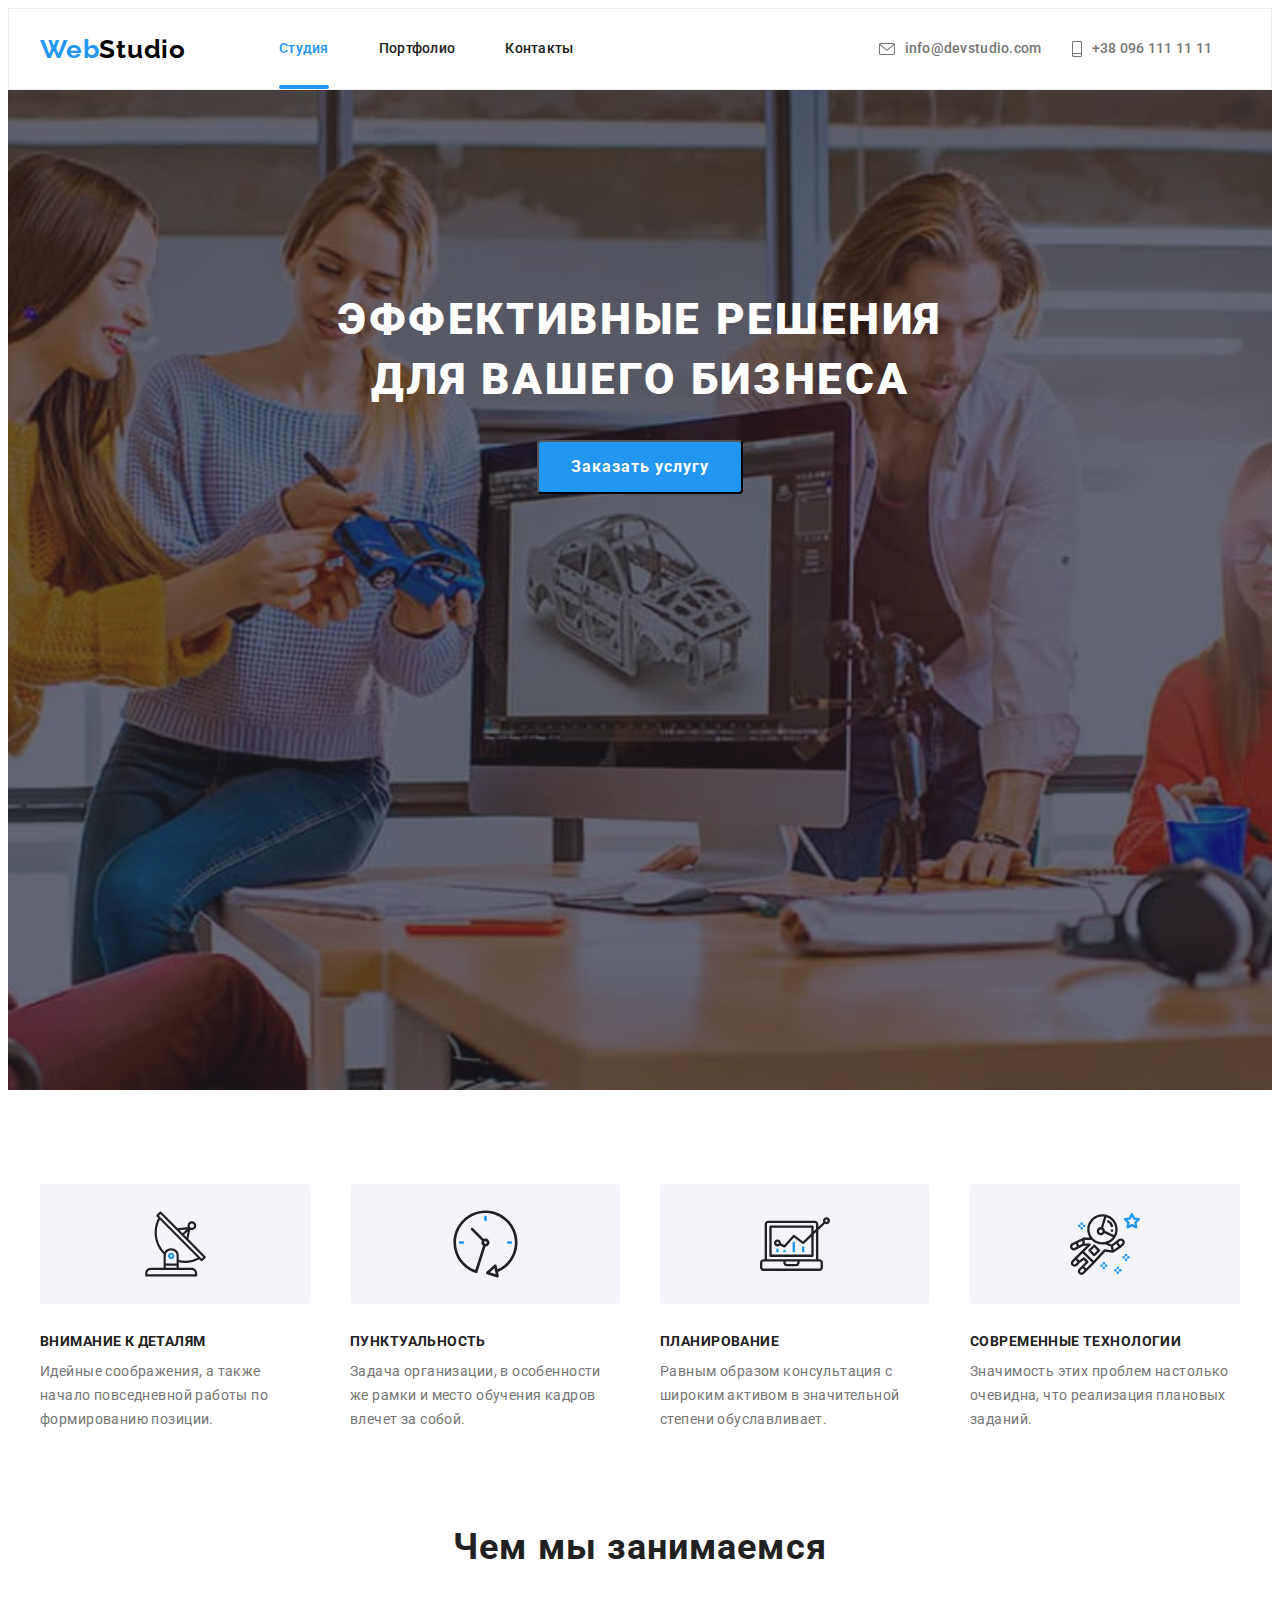
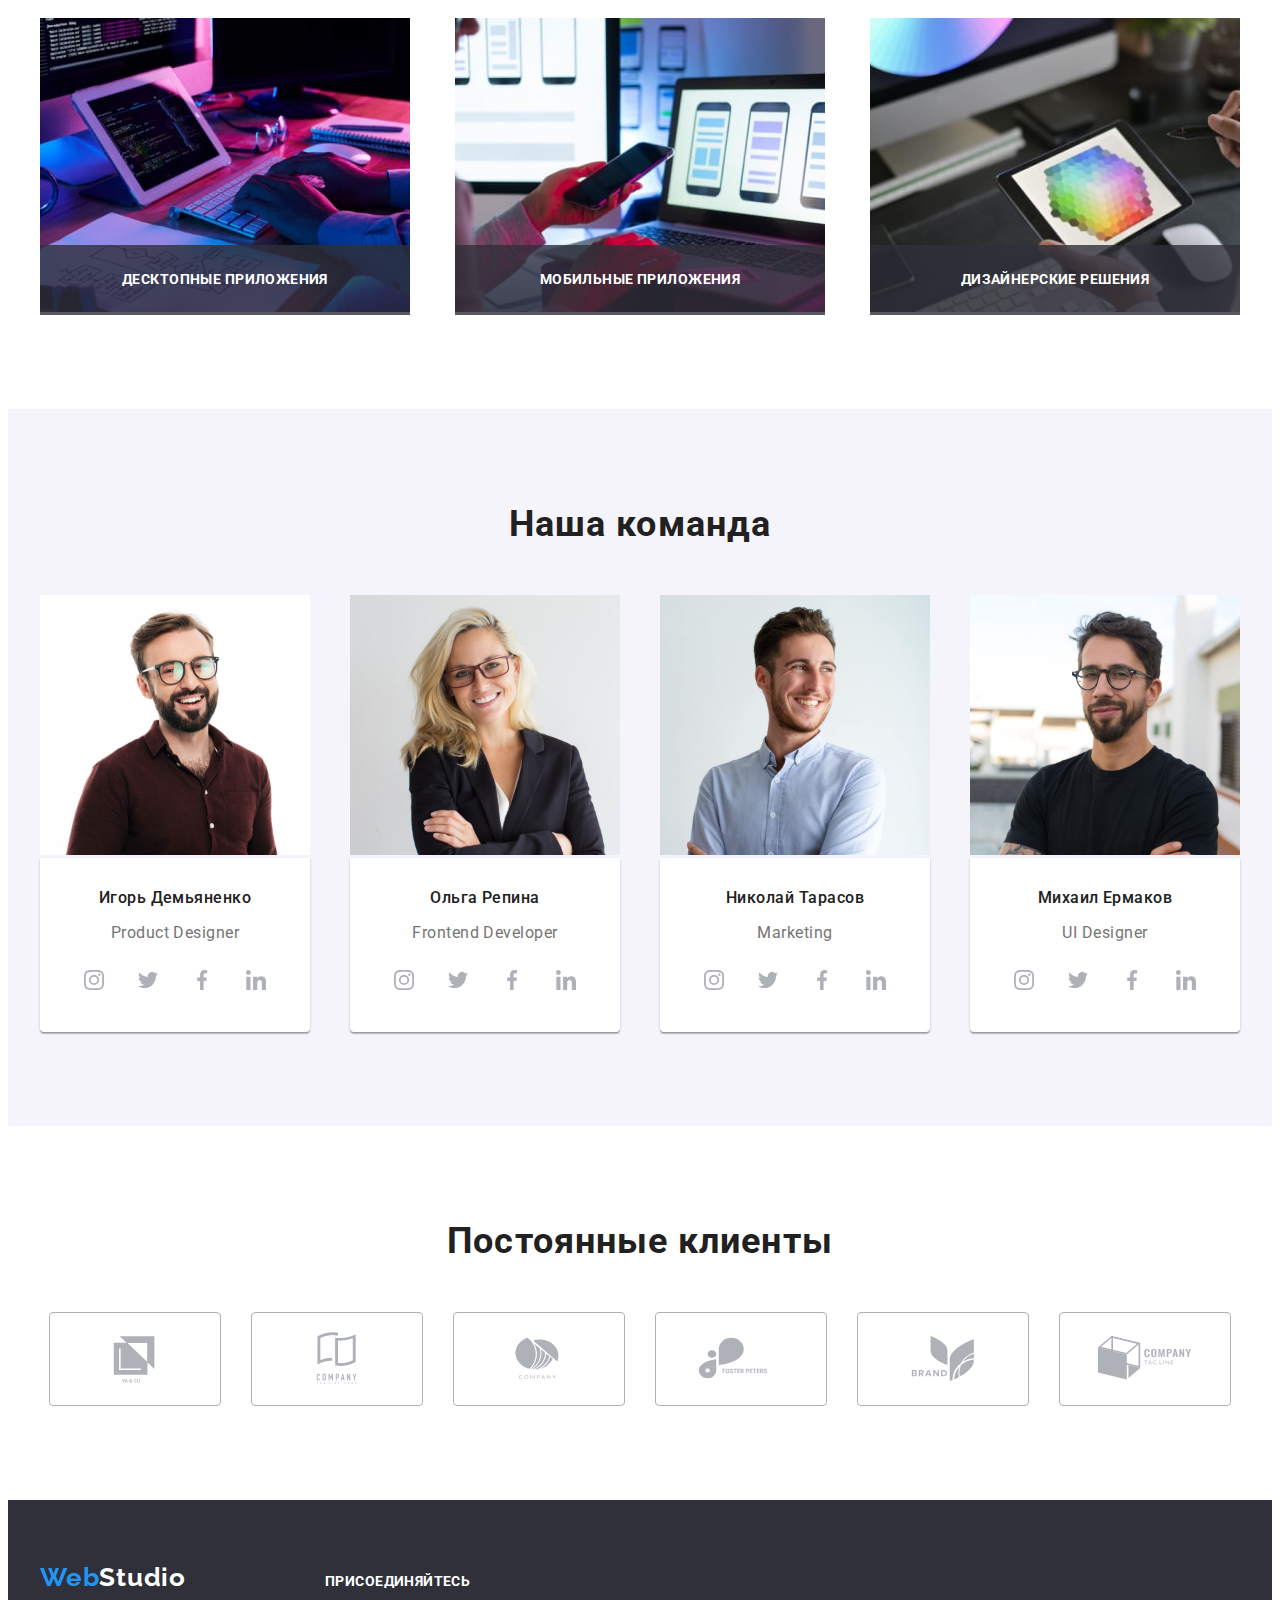
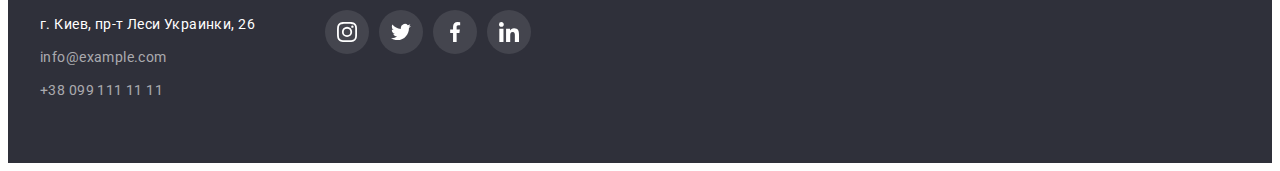
<file: index.html>
<!DOCTYPE html>
<html lang="ru">

<head>
  <meta charset="UTF-8" />
  <meta http-equiv="X-UA-Compatible" content="IE=edge" />
  <meta name="viewport" content="width=device-width, initial-scale=1.0" />
  <link rel="preconnect" href="https://fonts.googleapis.com">
  <link rel="preconnect" href="https://fonts.gstatic.com" crossorigin>
  <link href="https://fonts.googleapis.com/css2?family=Raleway:wght@700&family=Roboto:wght@400;500;700;900&display=swap"
    rel="stylesheet">
  <title>Студия</title>
  <link rel="stylesheet" href="https://cdnjs.cloudflare.com/ajax/libs/modern-normalize/1.1.0/modern-normalize.min.css"
    integrity="sha512-wpPYUAdjBVSE4KJnH1VR1HeZfpl1ub8YT/NKx4PuQ5NmX2tKuGu6U/JRp5y+Y8XG2tV+wKQpNHVUX03MfMFn9Q=="
    crossorigin="anonymous" referrerpolicy="no-referrer" />
  <link rel="stylesheet" href="./css/styles.css" />
</head>

<body>

  <header class="header">
    <div class="container main-nav">
      <nav class="header-nav">
        <a class="header-logo link" href="/">Web<span class="logo-black">Studio</span></a>

        <ul class="header-list list">
          <li class="header-item"><a href="./index.html" class="header-link link current">Студия</a></li>
          <li class="header-item"><a href="./portfolio.html" class="header-link link">Портфолио</a></li>
          <li class="header-item"><a href="#" class="header-link link">Контакты</a></li>
        </ul>
      </nav>
      <ul class="header-two-link list">
        <li>

          <a class="header-mailto link" href="mailto:info@devstudio.com">
            <svg class="mailto-icon" width="16" height="12">
              <use href="./images/symbol-defs-tel.svg#envelope-hover-1"></use>
            </svg>
            info@devstudio.com
          </a>
        </li>
        <li>
          <a class="header-tel link" href="tel:+380961111111">
            <svg class="tel-icon" width="10" height="16">
              <use href="./images/symbol-defs-tel.svg#smartphone-hover-1"></use>
            </svg>
            +38 096 111 11 11
          </a>
        </li>
      </ul>
    </div>
  </header>

  <main>
    <section class="hero">
      <h1 class="hero-title">Эффективные решения <br> для вашего бизнеса</h1>
      <button type="button" class="hero-btn" data-modal-open>Заказать услугу</button>
    </section>

    <section class="about section">
      <div class="container">
        <h2 class="visually-hidden">Наши преимущества</h2>
        <ul class="about-list list">
          <li class="about-item">
            <div class="about-icon">
              <svg class="" width="65" height="70">
                <use href="./images/symbol-defs-icon.svg#antenna-11"></use>
              </svg>
            </div>

            <h3 class="about-topic">Внимание к деталям</h3>
            <p class="about-title">
              Идейные соображения, а также начало повседневной работы по
              формированию позиции.
            </p>
          </li>
          <li class="about-item">
            <div class="about-icon">
              <svg class="" width="67" height="70">
                <use href="./images/symbol-defs-icon.svg#clock-11"></use>
              </svg>
            </div>
            <h3 class="about-topic">Пунктуальность</h3>
            <p class="about-title">
              Задача организации, в особенности же рамки и место обучения кадров
              влечет за собой.
            </p>
          </li>
          <li class="about-item">
            <div class="about-icon">
              <svg class="" width="70" height="70">
                <use href="./images/symbol-defs-icon.svg#diagram-11"></use>
              </svg>
            </div>
            <h3 class="about-topic">Планирование</h3>
            <p class="about-title">
              Равным образом консультация с широким активом в значительной
              степени обуславливает.
            </p>
          </li>
          <li class="about-item">
            <div class="about-icon">
              <svg class="" width="70" height="70">
                <use href="./images/symbol-defs-icon.svg#astronaut-11"></use>
              </svg>
            </div>
            <h3 class="about-topic">Современные технологии</h3>
            <p class="about-title">
              Значимость этих проблем настолько очевидна, что реализация
              плановых заданий.
            </p>
          </li>
        </ul>
      </div>
    </section>
    <section class="picture section">
      <div class="container">
        <h2 class="picture-title">Чем мы занимаемся</h2>
        <ul class="picture-list list">
          <li class="picture-item">
            <img src="./images/img-min.jpg" alt="работа за компьютером" width="370"/>
            <p class="picture-img-text">Десктопные приложения</p>
          </li>
          <li class="picture-item">
            <img src="./images/img1-min.jpg" alt="работа с мобильным телефоном за компьютером" width="370"/>
            <p class="picture-img-text">Мобильные приложения</p>
          </li>
          <li class="picture-item">
            <img src="./images/img2-min.jpg" alt="работа с планшетом" width="370"/>
            <p class="picture-img-text">Дизайнерские решения</p>
          </li>
        </ul>
      </div>
    </section>
    <section class="team section">
      <div class="container">
        <h2 class="team-title">Наша команда</h2>
        <ul class="team-list list">
          <li class="team-item">
            <figure class="team-item-foto">
              <img src="./images/img-p.jpg" alt="Игорь Демьяненко" width="270" />
              <figcaption class="team-foto">
                <h3 class="team-name">Игорь Демьяненко</h3>
                <p class="team-prof" lang="en">Product Designer</p>
                <ul class="team-icon list">
                  <li class="team-icon-big">
                    <a href="" class="team-icon-link link">
                      <svg class="team-icon-small" width="20" height="20">
                        <use href="./images/symbol-defs.svg#instagram"></use>
                      </svg>
                    </a>
                  </li>
                  <li class="team-icon-big">
                    <a href="" class="team-icon-link link">
                      <svg class="team-icon-small" width="20" height="20">
                        <use href="./images/symbol-defs.svg#twitter"></use>
                      </svg>
                    </a>
                  </li>
                  <li class="team-icon-big">
                    <a href="" class="team-icon-link link">
                      <svg class="team-icon-small" width="20" height="20">
                        <use href="./images/symbol-defs.svg#facebook"></use>
                      </svg>
                    </a>
                  </li>
                  <li class="team-icon-big">
                    <a href="" class="team-icon-link link">
                      <svg class="team-icon-small" width="20" height="20">
                        <use href="./images/symbol-defs.svg#linkedin"></use>
                      </svg>
                    </a>
                  </li>
                </ul>
              </figcaption>
            </figure>
          </li>
          <li class="team-item">
            <figure class="team-item-foto">
              <img src="./images/img-f.jpg" alt="Ольга Репина" width="270" />
              <figcaption class="team-foto">
                <h3 class="team-name">Ольга Репина</h3>
                <p class="team-prof" lang="en">Frontend Developer</p>
                <ul class="team-icon list">
                  <li class="team-icon-big">
                    <a href="" class="team-icon-link link">
                      <svg class="team-icon-small" width="20" height="20">
                        <use href="./images/symbol-defs.svg#instagram"></use>
                      </svg>
                    </a>
                  </li>
                  <li class="team-icon-big">
                    <a href="" class="team-icon-link link">
                      <svg class="team-icon-small" width="20" height="20">
                        <use href="./images/symbol-defs.svg#twitter"></use>
                      </svg>
                    </a>
                  </li>
                  <li class="team-icon-big">
                    <a href="" class="team-icon-link link">
                      <svg class="team-icon-small" width="20" height="20">
                        <use href="./images/symbol-defs.svg#facebook"></use>
                      </svg>
                    </a>
                  </li>
                  <li class="team-icon-big">
                    <a href="" class="team-icon-link link">
                      <svg class="team-icon-small" width="20" height="20">
                        <use href="./images/symbol-defs.svg#linkedin"></use>
                      </svg>
                    </a>
                  </li>
                </ul>
              </figcaption>
            </figure>
          </li>
          <li class="team-item">
            <figure class="team-item-foto">
              <img src="./images/img-m.jpg" alt="Николай Тарасов" width="270" />
              <figcaption class="team-foto">
                <h3 class="team-name">Николай Тарасов</h3>
                <p class="team-prof" lang="en">Marketing</p>
                <ul class="team-icon list">
                  <li class="team-icon-big">
                    <a href="" class="team-icon-link link">
                      <svg class="team-icon-small" width="20" height="20">
                        <use href="./images/symbol-defs.svg#instagram"></use>
                      </svg>
                    </a>
                  </li>
                  <li class="team-icon-big">
                    <a href="" class="team-icon-link link">
                      <svg class="team-icon-small" width="20" height="20">
                        <use href="./images/symbol-defs.svg#twitter"></use>
                      </svg>
                    </a>
                  </li>
                  <li class="team-icon-big">
                    <a href="" class="team-icon-link link">
                      <svg class="team-icon-small" width="20" height="20">
                        <use href="./images/symbol-defs.svg#facebook"></use>
                      </svg>
                    </a>
                  </li>
                  <li class="team-icon-big">
                    <a href="" class="team-icon-link link">
                      <svg class="team-icon-small" width="20" height="20">
                        <use href="./images/symbol-defs.svg#linkedin"></use>
                      </svg>
                    </a>
                  </li>
                </ul>
              </figcaption>
            </figure>
          </li>
          <li class="team-item">
            <figure class="team-item-foto">
              <img src="./images/img-u.jpg" alt="Михаил Ермаков" width="270" />
              <figcaption class="team-foto">
                <h3 class="team-name">Михаил Ермаков</h3>
                <p class="team-prof" lang="en">UI Designer</p>
                <ul class="team-icon list">
                  <li class="team-icon-big">
                    <a href="" class="team-icon-link link">
                      <svg class="team-icon-small" width="20" height="20">
                        <use href="./images/symbol-defs.svg#instagram"></use>
                      </svg>
                    </a>
                  </li>
                  <li class="team-icon-big">
                    <a href="" class="team-icon-link link">
                      <svg class="team-icon-small" width="20" height="20">
                        <use href="./images/symbol-defs.svg#twitter"></use>
                      </svg>
                    </a>
                  </li>
                  <li class="team-icon-big">
                    <a href="" class="team-icon-link link">
                      <svg class="team-icon-small" width="20" height="20">
                        <use href="./images/symbol-defs.svg#facebook"></use>
                      </svg>
                    </a>
                  </li>
                  <li class="team-icon-big">
                    <a href="" class="team-icon-link link">
                      <svg class="team-icon-small" width="20" height="20">
                        <use href="./images/symbol-defs.svg#linkedin"></use>
                      </svg>
                    </a>
                  </li>
                </ul>
              </figcaption>
            </figure>
          </li>
        </ul>
      </div>
    </section>
    <section class="regular">
      <div class="container">
        <h2 class="team-title">Постоянные клиенты</h2>
        <ul class="regular-list list">
          <li class="clients">
            <a href="" class="regular-icon-link link">
              <svg class="team-icon-small" width="106" height="60">
                <use href="./images/symbol-defs-clients.svg#Logo1"></use>
              </svg>
            </a>
          </li>
          <li class="clients">
            <a href="" class="regular-icon-link link">
              <svg class="team-icon-small" width="106" height="60">
                <use href="./images/symbol-defs-clients.svg#Logo2"></use>
              </svg>
            </a>
          </li>
          <li class="clients">
            <a href="" class="regular-icon-link link">
              <svg class="team-icon-small" width="106" height="60">
                <use href="./images/symbol-defs-clients.svg#Logo3"></use>
              </svg>
            </a>
          </li>
          <li class="clients">
            <a href="" class="regular-icon-link link">
              <svg class="team-icon-small" width="106" height="60">
                <use href="./images/symbol-defs-clients.svg#Logo4"></use>
              </svg>
            </a>
          </li>
          <li class="clients">
            <a href="" class="regular-icon-link link">
              <svg class="team-icon-small" width="106" height="60">
                <use href="./images/symbol-defs-clients.svg#Logo5"></use>
              </svg>
            </a>
          </li>
          <li class="clients">
            <a href="" class="regular-icon-link link">
              <svg class="team-icon-small" width="106" height="60">
                <use href="./images/symbol-defs-clients.svg#Logo6"></use>
              </svg>
            </a>
          </li>
        </ul>
      </div>
    </section>
  </main>

  <footer class="footer">
    <div class="container">
      <div class="footer-contact">
        <a class="footer-logo link" href="/">Web<span class="logo-white">Studio</span></a>
        <address id="контакты" class="footer-address">
          <ul class="footer-list list">
            <li>
              <a class="footer-map link" href="https://goo.gl/maps/TcgmR4wKd2KzDb7y6" target="_blank"
                rel="noopener nofollow noreferrer">
                г. Киев, пр-т Леси Украинки, 26</a>
            </li>
            <li>
              <a class="footer-mailto link" href="mailto:info@example.com">info@example.com</a>
            </li>
            <li>
              <a class="footer-tel link" href="tel:+380991111111">+38 099 111 11 11</a>
            </li>
          </ul>
        </address>
      </div>
      <div class="footer-slogan">
        <h3 class="footer-topic">
          Присоединяйтесь
        </h3>
        <ul class="footer-icon list">
          <li class="footer-icon-big">
            <a href="" class="footer-icon-link link">
              <svg class="footer-icon-small" width="20" height="20">
                <use href="./images/symbol-defs.svg#instagram"></use>
              </svg>
            </a>
          </li>
          <li class="footer-icon-big">
            <a href="" class="footer-icon-link link">
              <svg class="footer-icon-small" width="20" height="20">
                <use href="./images/symbol-defs.svg#twitter"></use>
              </svg>
            </a>
          </li>
          <li class="footer-icon-big">
            <a href="" class="footer-icon-link link">
              <svg class="footer-icon-small" width="20" height="20">
                <use href="./images/symbol-defs.svg#facebook"></use>
              </svg>
            </a>
          </li>
          <li class="footer-icon-big">
            <a href="" class="footer-icon-link link">
              <svg class="footer-icon-small" width="20" height="20">
                <use href="./images/symbol-defs.svg#linkedin"></use>
              </svg>
            </a>
          </li>
        </ul>

      </div>

    </div>
  </footer>


  <div class="backdrop is-hidden" data-modal>
    <div class="modal">
      <p>
      
      </p>
      <button class=close data-modal-close>
        <svg class="modal-close" width="11" height="11">
                <use href="./images/symbol-defs-icon.svg#Vector-modal11"></use>
              </svg>
            </button>
    </div>
  </div>

  <script src="./js/modal.js"></script>

</body>

</html>
</file>
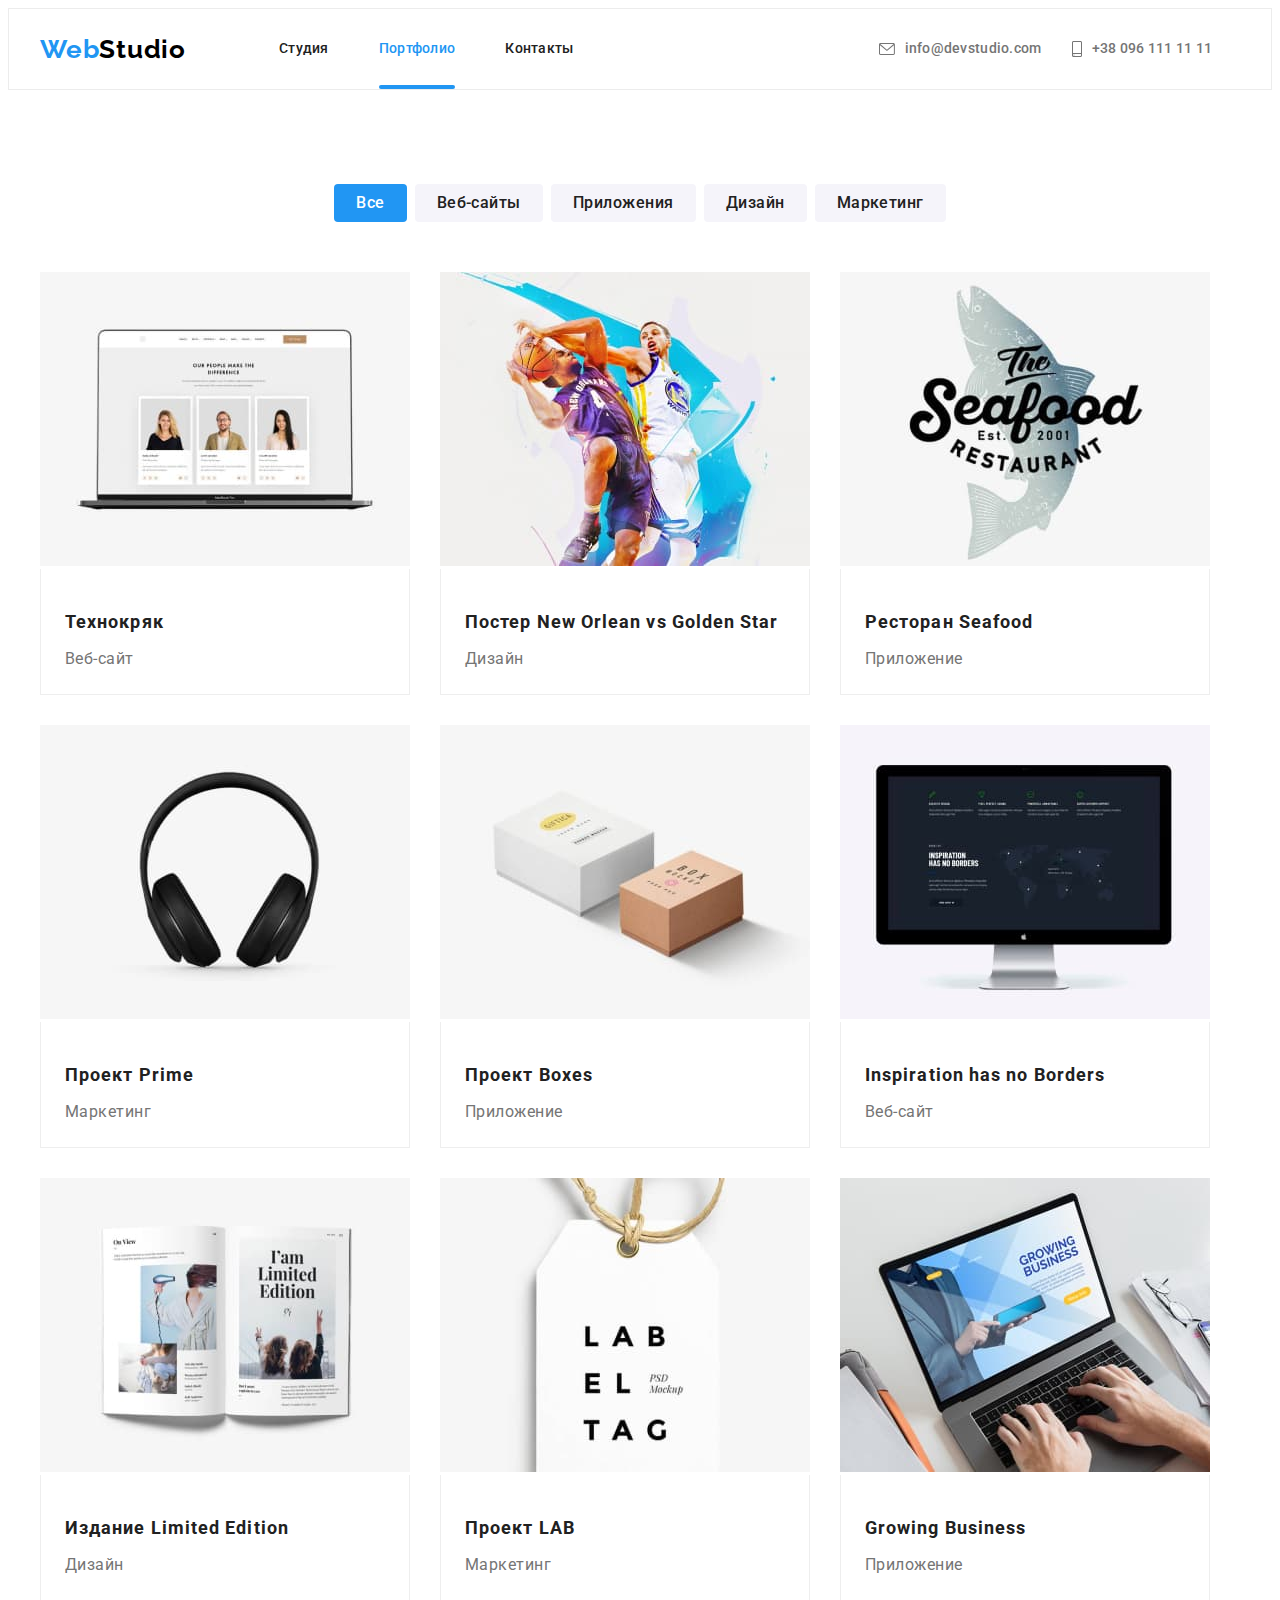
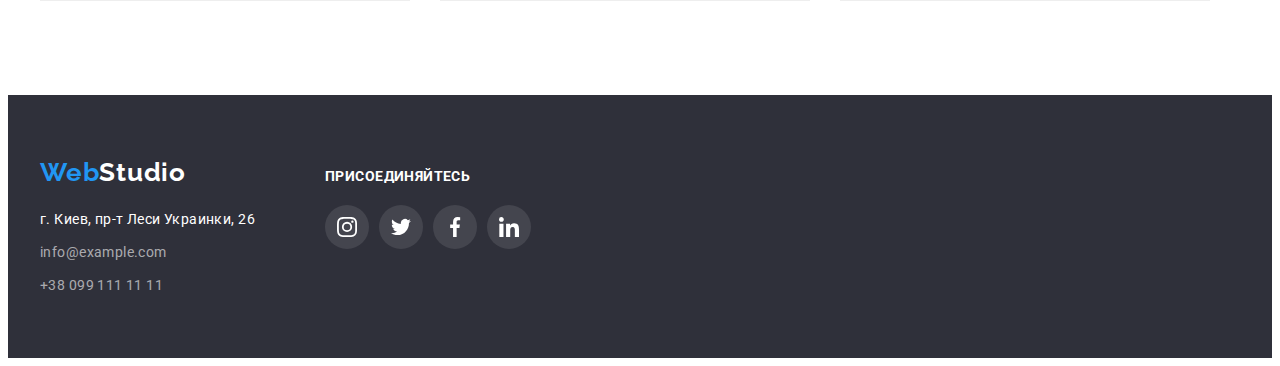
<file: portfolio.html>
<!DOCTYPE html>
<html lang="ru">

<head>
    <meta charset="UTF-8" />
    <meta http-equiv="X-UA-Compatible" content="IE=edge" />
    <meta name="viewport" content="width=device-width, initial-scale=1.0" />
    <link rel="preconnect" href="https://fonts.googleapis.com">
    <link rel="preconnect" href="https://fonts.gstatic.com" crossorigin>
    <link
        href="https://fonts.googleapis.com/css2?family=Raleway:wght@700&family=Roboto:wght@400;500;700;900&display=swap"
        rel="stylesheet">
    <title>Портфолио</title>
    <link rel="stylesheet" href="https://cdnjs.cloudflare.com/ajax/libs/modern-normalize/1.1.0/modern-normalize.min.css"
        integrity="sha512-wpPYUAdjBVSE4KJnH1VR1HeZfpl1ub8YT/NKx4PuQ5NmX2tKuGu6U/JRp5y+Y8XG2tV+wKQpNHVUX03MfMFn9Q=="
        crossorigin="anonymous" referrerpolicy="no-referrer" />
    <link rel="stylesheet" href="./css/styles.css" />

</head>

<body>
    <!------------------------------------------HEADER------------------------------------------->
    <header class="header">
        <div class="container main-nav">
            <nav class="header-nav">
                <a class="header-logo link" href="/">Web<span class="logo-black">Studio</span></a>

                <ul class="header-list list">
                    <li class="header-item"><a href="./index.html" class="header-link link">Студия</a></li>
                    <li class="header-item"><a href="./portfolio.html" class="header-link link current">Портфолио</a>
                    </li>
                    <li class="header-item"><a href="#" class="header-link link">Контакты</a></li>
                </ul>
            </nav>
            <ul class="header-two-link list">
                <li>
                    <a class="header-mailto link" href="mailto:info@devstudio.com">
                        <svg class="mailto-icon" width="16" height="12">
                            <use href="./images/symbol-defs-tel.svg#envelope-hover-1"></use>
                        </svg>
                        info@devstudio.com
                    </a>
                </li>
                <li>
                    <a class="header-tel link" href="tel:+380961111111">
                        <svg class="tel-icon" width="10" height="16">
                            <use href="./images/symbol-defs-tel.svg#smartphone-hover-1"></use>
                        </svg>
                        +38 096 111 11 11
                    </a>
                </li>
            </ul>
        </div>
    </header>
    <main>
        <!---------------------------------WORKS-------------------------------------------------->
        <section class="section">
            <div class="container">
                <ul class="works-list list">
                    <li class="work-btn"><button type="button" class="btn current">Все</button></li>
                    <li class="work-btn"><button type="button" class="btn">Веб-сайты</button></li>
                    <li class="work-btn"><button type="button" class="btn">Приложения</button></li>
                    <li class="work-btn"><button type="button" class="btn">Дизайн</button></li>
                    <li class="work-btn"><button type="button" class="btn">Маркетинг</button></li>
                </ul>

                <h1 class="visually-hidden">Наши работы</h1>
                <ul class="portfolio-list list">
                    <li class="portfolio-item">
                        <a class="portfolio-link link" href="">
                            <div class="portfolio-layer">
                                <img src="./images/img-s.jpg" alt="люди" width="370">
                                <p class="portfolio-layer-text list">
                                    Ресурс предлагает комплексные предложения с разным уровнем функционала и сервисов.
                                    Все это позволит посетителю получить
                                    исчерпывающие сведения о компании или частном лице.
                                </p>
                            </div>
                            <div class="portfolio-subtitle">
                                <h2 class="portfolio-title">Технокряк</h2>
                                <p class="portfolio-text">Веб-сайт</p>
                            </div>
                        </a>
                    </li>
                    <li class="portfolio-item">
                        <a class="portfolio-link link" href="">
                            <div class="portfolio-layer">
                                <img src="./images/img11.jpg" alt="два баскетболиста" width="370">
                                <p class="portfolio-layer-text list">
                                    Ресурс предлагает комплексные предложения с разным уровнем функционала и сервисов.
                                    Все это позволит посетителю
                                    получить
                                    исчерпывающие сведения о компании или частном лице.
                                </p>
                            </div>
                            <div class="portfolio-subtitle">
                                <h2 class="portfolio-title">Постер New Orlean vs Golden Star</h2>
                                <p class="portfolio-text">Дизайн</p>
                            </div>
                        </a>
                    </li>
                    <li class="portfolio-item">
                        <a class="portfolio-link link" href="">
                            <div class="portfolio-layer">
                                <img src="./images/img21.jpg" alt="реклама ресторана" width="370">
                                <p class="portfolio-layer-text list">
                                    Ресурс предлагает комплексные предложения с разным уровнем функционала и сервисов.
                                    Все это позволит посетителю
                                    получить
                                    исчерпывающие сведения о компании или частном лице.
                                </p>
                            </div>
                            <div class="portfolio-subtitle">
                                <h2 class="portfolio-title">Ресторан Seafood</h2>
                                <p class="portfolio-text">Приложение</p>
                            </div>
                        </a>
                    </li>
                    <li class="portfolio-item">
                        <a class="portfolio-link link" href="">
                            <div class="portfolio-layer">
                                <img src="./images/img31.jpg" alt="наушники" width="370">
                                <p class="portfolio-layer-text list">
                                    Ресурс предлагает комплексные предложения с разным уровнем функционала и сервисов.
                                    Все это позволит посетителю
                                    получить
                                    исчерпывающие сведения о компании или частном лице.
                                </p>
                            </div>
                            <div class="portfolio-subtitle">
                                <h2 class="portfolio-title">Проект Prime</h2>
                                <p class="portfolio-text">Маркетинг</p>
                            </div>
                        </a>
                    </li>
                    <li class="portfolio-item">
                        <a class="portfolio-link link" href="">
                            <div class="portfolio-layer">
                                <img src="./images/img41.jpg" alt="две коробки" width="370">
                                <p class="portfolio-layer-text list">
                                    Ресурс предлагает комплексные предложения с разным уровнем функционала и сервисов.
                                    Все это позволит посетителю
                                    получить
                                    исчерпывающие сведения о компании или частном лице.
                                </p>
                            </div>
                            <div class="portfolio-subtitle">
                                <h2 class="portfolio-title">Проект Boxes</h2>
                                <p class="portfolio-text">Приложение</p>
                            </div>
                        </a>
                    </li>
                    <li class="portfolio-item">
                        <a class="portfolio-link link" href="">
                            <div class="portfolio-layer">
                                <img src="./images/img51.jpg" alt="монитор компьютера" width="370">
                                <p class="portfolio-layer-text list">
                                    Ресурс предлагает комплексные предложения с разным уровнем функционала и сервисов.
                                    Все это позволит посетителю
                                    получить
                                    исчерпывающие сведения о компании или частном лице.
                                </p>
                            </div>
                            <div class="portfolio-subtitle">
                                <h2 class="portfolio-title">Inspiration has no Borders</h2>
                                <p class="portfolio-text">Веб-сайт</p>
                            </div>
                        </a>
                    </li>
                    <li class="portfolio-item">
                        <a class="portfolio-link link" href="">
                            <div class="portfolio-layer">
                                <img src="./images/img61.jpg" alt="раскрытый журнал" width="370">
                                <p class="portfolio-layer-text list">
                                    Ресурс предлагает комплексные предложения с разным уровнем функционала и сервисов.
                                    Все это позволит посетителю
                                    получить
                                    исчерпывающие сведения о компании или частном лице.
                                </p>
                            </div>
                            <div class="portfolio-subtitle">
                                <h2 class="portfolio-title">Издание Limited Edition</h2>
                                <p class="portfolio-text">Дизайн</p>
                            </div>
                        </a>
                    </li>
                    <li class="portfolio-item">
                        <a class="portfolio-link link" href="">
                            <div class="portfolio-layer">
                                <img src="./images/img71.jpg" alt="бирка" width="370">
                                <p class="portfolio-layer-text list">
                                    Ресурс предлагает комплексные предложения с разным уровнем функционала и сервисов.
                                    Все это позволит посетителю
                                    получить
                                    исчерпывающие сведения о компании или частном лице.
                                </p>
                            </div>
                            <div class="portfolio-subtitle">
                                <h2 class="portfolio-title">Проект LAB</h2>
                                <p class="portfolio-text">Маркетинг</p>
                            </div>
                        </a>
                    </li>
                    <li class="portfolio-item">
                        <a class="portfolio-link link" href="">
                            <div class="portfolio-layer">
                                <img src="./images/img81.jpg" alt="ноутбук" width="370">
                                <p class="portfolio-layer-text list">
                                    Ресурс предлагает комплексные предложения с разным уровнем функционала и сервисов.
                                    Все это позволит посетителю
                                    получить
                                    исчерпывающие сведения о компании или частном лице.
                                </p>
                            </div>
                            <div class="portfolio-subtitle">
                                <h2 class="portfolio-title">Growing Business</h2>
                                <p class="portfolio-text">Приложение</p>
                            </div>
                        </a>
                    </li>
                </ul>
            </div>
        </section>
    </main>
    <!------------------------------------------FOOTER ----------------------------------->
    <footer class="footer">
        <div class="container">
            <div class="footer-contact">
                <a class="footer-logo link" href="/">Web<span class="logo-white">Studio</span></a>
                <address id="контакты" class="footer-address">
                    <ul class="footer-list list">
                        <li>
                            <a class="footer-map link" href="https://goo.gl/maps/TcgmR4wKd2KzDb7y6" target="_blank"
                                rel="noopener nofollow noreferrer">
                                г. Киев, пр-т Леси Украинки, 26</a>
                        </li>
                        <li>
                            <a class="footer-mailto link" href="mailto:info@example.com">info@example.com</a>
                        </li>
                        <li>
                            <a class="footer-tel link" href="tel:+380991111111">+38 099 111 11 11</a>
                        </li>
                    </ul>
                </address>
            </div>
            <div class="footer-slogan">
                <h3 class="footer-topic">
                    Присоединяйтесь
                </h3>
                <ul class="footer-icon list">
                    <li class="footer-icon-big">
                        <a href="" class="footer-icon-link link">
                            <svg class="footer-icon-small" width="20" height="20">
                                <use href="./images/symbol-defs.svg#instagram"></use>
                            </svg>
                        </a>
                    </li>
                    <li class="footer-icon-big">
                        <a href="" class="footer-icon-link link">
                            <svg class="footer-icon-small" width="20" height="20">
                                <use href="./images/symbol-defs.svg#twitter"></use>
                            </svg>
                        </a>
                    </li>
                    <li class="footer-icon-big">
                        <a href="" class="footer-icon-link link">
                            <svg class="footer-icon-small" width="20" height="20">
                                <use href="./images/symbol-defs.svg#facebook"></use>
                            </svg>
                        </a>
                    </li>
                    <li class="footer-icon-big">
                        <a href="" class="footer-icon-link link">
                            <svg class="footer-icon-small" width="20" height="20">
                                <use href="./images/symbol-defs.svg#linkedin"></use>
                            </svg>
                        </a>
                    </li>
                </ul>

            </div>

        </div>
    </footer>

</body>

</html>
</file>
<file: css/styles.css>
:root {
    --accent-color: #2196f3;
    --first-title-color: #212121;
    --second-title-color: #ffffff;
    --third-title-color: #757575;
    --foot-color: rgba(255, 255, 255, 0.6);
    --key-bgc-color: #2f303a;

    --timing-function: 250ms cubic-bezier(0.4, 0, 0.2, 1)
}



body {
    font-family: 'Roboto', sans-serif;
    font-size: 14px;
    color: var(--first-title-color);

}

.list {
    list-style: none;
    padding: 0;
    margin: 0;
}

.link {
    text-decoration: none;
}

.container {
    width: 1200px;
    padding-left: 15px;
    padding-right: 15px;
    margin-left: auto;
    margin-right: auto;
}

.section {
    padding: 94px 0px;
}



/*-------------------------------------HEADER--------------------------------------*/
.header-nav,
.main-nav,
.header-two-link,
.header-mailto,
.header-tel {
    display: flex;
    align-items: center;
}



.header-logo {
    font-family: 'Raleway', sans-serif;
    font-weight: 700;
    font-size: 26px;
    line-height: 1.19;
    letter-spacing: 0.03em;
    color: var(--accent-color);
    margin-left: auto;
}

.logo-black {
    color: #000000;
}

.header-link {
    display: block;
    padding-top: 32px;
    padding-bottom: 32px;

    font-weight: 500;
    font-size: 14px;
    line-height: 1.14;
    letter-spacing: 0.02em;
    color: var(--first-title-color);

    transition: color var(--timing-function);

}

.current {
    color: var(--accent-color);
    position: relative;
}

.header-link.current::after {
    content: '';
    display: block;
    width: 100%;
    height: 4px;
    border-radius: 2px;
    background-color: var(--accent-color);
    position: absolute;
    bottom: 0;
}

.header-mailto,
.header-tel {
    font-weight: 500;
    font-size: 14px;
    line-height: 1.14;
    letter-spacing: 0.02em;
    color: var(--third-title-color);
    padding-top: 32px;
    padding-bottom: 32px;

    transition: color var(--timing-function);

}

.header-mailto,
.header-tel:not(:last-child) {
    margin-right: 30px;
}

.header-link:hover,
.header-link:focus {
    color: var(--accent-color);
}

.header-mailto:hover,
.header-mailto:focus {
    color: var(--accent-color);
}

.header-tel:hover,
.header-tel:focus {
    color: var(--accent-color);
}

.header-list {
    display: flex;
    margin-left: 93px;
    margin-right: 305px;
}

.header-item:not(:last-child) {
    margin-right: 50px;
}



.mailto-icon,
.tel-icon {
    margin-right: 10px;
    fill: currentColor
}







/*--------------------------------------HERO--------------------------------------------*/

.hero {
    background-color: var(--key-bgc-color);
    text-align: center;
    padding: 200px 0px;
    height: 600px;
    background-image: linear-gradient(rgba(47, 48, 58, 0.4), rgba(47, 48, 58, 0.4)),
        url(../images/Img10.jpg);
    background-size: cover;
    background-repeat: no-repeat;
    background-position: center;

}

.hero-title {
    margin-top: 0px;
    margin-bottom: 30px;


    font-weight: 900;
    font-size: 44px;
    line-height: 1.36;
    letter-spacing: 0.06em;
    text-transform: uppercase;
    color: var(--second-title-color);

}

.hero-btn {
    padding: 10px 32px;
    border-radius: 4px;

    font-family: inherit;
    font-weight: 700;
    font-size: 16px;
    line-height: 1.88;
    align-items: center;
    letter-spacing: 0.06em;
    color: var(--second-title-color);
    background-color: var(--accent-color);

    transition: background-color var(--timing-function);

}

.hero-btn:hover,
.hero-btn:focus {
    background-color: #188CE8;
}

/*--------------------------------------ABOUT--------------------------------------------*/

.visually-hidden {
    position: absolute;
    white-space: nowrap;
    width: 1px;
    height: 1px;
    overflow: hidden;
    border: 0;
    padding: 0;
    clip: rect(0 0 0 0);
    clip-path: inset(50%);
    margin: -1px;
}

.about-topic {
    font-weight: 700;
    font-size: 14px;
    line-height: 1.14;
    letter-spacing: 0.03em;
    text-transform: uppercase;
    color: var(--first-title-color);
    margin-bottom: 10px;
}

.about-title {
    width: 270px;
    font-weight: 400;
    font-size: 14px;
    line-height: 1.71;
    letter-spacing: 0.03em;
    color: var(--third-title-color);
    margin-top: 0;
    margin-bottom: 0;
}

.about-list {
    display: flex;
    justify-content: space-between;
}



.about-icon {
    display: flex;
    justify-content: center;
    align-items: center;
    height: 120px;
    background-color: #F5F4FA;
    border-radius: 4px;
    margin-bottom: 30px;
}



/*--------------------------------------PICTURE--------------------------------------------*/

.picture-title {
    font-weight: 700;
    font-size: 36px;
    line-height: 1.17;
    text-align: center;
    letter-spacing: 0.03em;
    color: var(--first-title-color);
    margin-top: 0px;
    margin-bottom: 50px;
}

.picture-list {
    display: flex;
    justify-content: space-between;

}

.picture {
    padding-top: 0;
}

.picture-item {
    position: relative;
}

.picture-img-text {
    position: absolute;
    display: flex;
    justify-content: center;
    align-items: center;
    font-weight: 700;
    font-size: 14px;
    line-height: 1.14;

    letter-spacing: 0.03em;
    text-transform: uppercase;

    color: var(--second-title-color);

    background: rgba(47, 48, 58, 0.8);
    width: 100%;
    height: 70px;
    bottom: 0;
    ;
    left: 0;
    margin: 0;
}

/*--------------------------------------TEAM--------------------------------------------*/

.team-title {
    font-weight: 700;
    font-size: 36px;
    line-height: 1.17;
    text-align: center;
    letter-spacing: 0.03em;
    color: var(--first-title-color);
    margin-top: 0;
    margin-bottom: 50px;

}

.team-name {
    font-weight: 500;
    font-size: 16px;
    line-height: 1.19;
    text-align: center;
    letter-spacing: 0.03em;
    color: var(--first-title-color);
    padding: 0;
    margin-top: 0;
    margin-bottom: 10px;
}

.team-prof {
    font-weight: 400;
    font-size: 16px;
    line-height: 1.19;
    text-align: center;
    letter-spacing: 0.03em;
    color: var(--third-title-color);
    padding: 0;
    margin-bottom: 16;

}

.team-list {
    display: flex;
    justify-content: space-between;


}

.team-item-foto {
    margin: 0;
    padding: 0;

}

.team {
    background: #F5F4FA;
}

.team-foto {
    padding: 30px 0px;
    background: var(--second-title-color);
    box-shadow: 0px 1px 3px rgba(0, 0, 0, 0.12), 0px 1px 1px rgba(0, 0, 0, 0.14), 0px 2px 1px rgba(0, 0, 0, 0.2);
    border-radius: 0px 0px 4px 4px;
}

.team-icon {
    display: flex;
    justify-content: center;
}



.team-icon-big:not(:last-child) {
    margin-right: 10px;

}

.team-icon-link {
    display: flex;
    align-items: center;
    justify-content: center;

    border-radius: 50%;
    width: 44px;
    height: 44px;
    fill: #AFB1B8;
    color: var(--second-title-color);

    transition: background-color var(--timing-function);

}

.team-icon-link:hover,
.team-icon-link:focus {
    fill: var(--second-title-color);
    background-color: var(--accent-color);

}

.team-icon-small:hover,
.team-icon-small:focus {
    fill: currentColor;

}

/* ---------------------------------REGULAR CLIENTS-------------------------------------- */

.regular {
    padding: 94px 0px;
}

.regular-list {
    display: flex;
    justify-content: center;
}

.clients:not(:last-child) {
    margin-right: 30px;
}

.regular-icon-link {
    display: flex;
    align-items: center;
    justify-content: center;

    border: 1px solid #AFB1B8;
    border-radius: 4px;
    width: 170px;
    height: 92px;


    fill: #AFB1B8;

    transition: border-color var(--timing-function), fill var(--timing-function), color var(--timing-function);



}

.regular-icon-link:hover,
.regular-icon-link:focus {
    border-color: var(--accent-color);
    color: var(--accent-color);
    fill: var(--accent-color);

}

.team-icon-small:hover,
.team-icon-small:focus {
    fill: currentColor;
}

/*--------------------------------------FOOTER--------------------------------------------*/

.footer {
    background-color: var(--key-bgc-color);
    padding: 60px 0px;

}

.footer .container {
    display: flex;
    align-items: baseline;
}

.footer-address {
    font-style: normal;
}

.footer-logo {
    display: block;
    margin-bottom: 20px;

    font-family: 'Raleway', sans-serif;
    font-weight: 700;
    font-size: 26px;
    line-height: 1.19;
    letter-spacing: 0.03em;
    color: var(--accent-color);

}

.logo-white {
    color: var(--second-title-color);
}

.footer-map {
    display: block;
    margin-bottom: 9px;

    font-weight: 400;
    font-size: 14px;
    line-height: 1.71;
    letter-spacing: 0.03em;
    color: var(--second-title-color);

    transition: color var(--timing-function);
}

.footer-mailto,
.footer-tel {
    font-weight: 400;
    font-size: 14px;
    line-height: 1.71;
    letter-spacing: 0.03em;
    color: var(--foot-color);

    transition: color var(--timing-function);
}

.footer-map:hover,
.footer-map:focus {
    color: var(--accent-color);
}

.footer-mailto:hover,
.footer-mailto:focus {
    color: var(--accent-color);
}

.footer-tel:hover,
.footer-tel:focus {
    color: var(--accent-color);
}

.footer-mailto {
    display: block;
    margin-bottom: 9px;
}

.footer-tel {
    display: block;
}

.footer-topic {
    font-weight: 700;
    font-size: 14px;
    line-height: 1.14;
    letter-spacing: 0.03em;
    text-transform: uppercase;
    color: var(--second-title-color);
    margin-bottom: 20px;
    margin-left: 70px;
}





.footer-icon {
    display: flex;
    justify-content: center;
    margin-left: 70px;
}



.footer-icon-big:not(:last-child) {
    margin-right: 10px;

}

.footer-icon-link {
    display: flex;
    align-items: center;
    justify-content: center;

    border-radius: 50%;
    width: 44px;
    height: 44px;

    background-color: rgba(255, 255, 255, 0.1);

    transition: background-color var(--timing-function);
}


.footer-icon-small {
    fill: var(--second-title-color);
}

.footer-icon-link:hover,
.footer-icon-link:focus {
    background-color: var(--accent-color);
}

/* --------------------------------------MODAL----------------------------------------------------- */

.backdrop {
    position: fixed;
    left: 0;
    top: 0;
    width: 100%;
    height: 100%;

    background-color: rgba(0, 0, 0, 0.2);

    opacity: 1;
    transition: opacity var(--timing-function);
}

.backdrop.is-hidden {
    opacity: 0;
    pointer-events: none;
}

.backdrop.is-hidden .modal {
transform: translate(-50%, -50%) scale(1.1);
}


.modal {
    position: absolute;
    top: 50%;
    left: 50%;
    transform: translate(-50%, -50%) scale(1);
    transition: transform var(--timing-function);

    min-width: 528px;
    min-height: 581px;
    background-color: var(--second-title-color);

    box-shadow: 0px 1px 3px rgba(0, 0, 0, 0.12), 0px 1px 1px rgba(0, 0, 0, 0.14), 0px 2px 1px rgba(0, 0, 0, 0.2);
    border-radius: 4px;

}

.close {
    position: absolute;
    top: 8px;
    right: 8px;
    width: 30px;
    height: 30px;
    border-radius: 50%;
    background: #FFFFFF;
    border: 1px solid rgba(0, 0, 0, 0.1);
}

.modal-close {
    color: #000000;
}



/* -------------------------------------Страница 2 (портфолио)--------------------------------------*/

.btn {

    font-family: inherit;
    font-weight: 500;
    font-size: 16px;
    line-height: 1.62;
    letter-spacing: 0.03em;
    color: var(--first-title-color);
    background: #F5F4FA;
    border: none;
    border-radius: 4px;
    padding: 6px 22px;

    transition: background-color var(--timing-function)
}

.work-btn:not(:last-child) {
    margin-right: 8px;
}

.btn:hover,
.btn:focus {
    color: var(--second-title-color);
    background-color: var(--accent-color);

}

.portfolio-title {
    font-weight: 700;
    font-size: 18px;
    line-height: 2;
    letter-spacing: 0.06em;
    color: var(--first-title-color);
    margin-bottom: 4px;

}

.portfolio-text {
    font-weight: 400;
    font-size: 16px;
    line-height: 1.88;
    letter-spacing: 0.03em;
    color: var(--third-title-color);
    margin: 0;
}

.btn.current {
    color: #ffffff;
    background-color: #2196f3;
}

.portfolio-list {
    display: flex;
    flex-wrap: wrap;

}

.portfolio-item {
    width: 370px;
    margin-right: 30px;
    margin-bottom: 30px;
}

.portfolio-item:nth-child(3n) {
    margin-right: 0;
}

.portfolio-item:nth-last-child(-n + 3) {
    margin-bottom: 0;
}

.portfolio-item:hover,
.portfolio-item:focus {
    box-shadow: 0px 1px 3px rgba(0, 0, 0, 0.12), 0px 1px 1px rgba(0, 0, 0, 0.14), 0px 2px 1px rgba(0, 0, 0, 0.2);

}

.portfolio-link:hover .portfolio-layer-text,
.portfolio-link:focus .portfolio-layer-text {
    transform: translateY(0)
}


.portfolio-layer {
    position: relative;
    overflow: hidden;
}


.portfolio-layer-text {
    position: absolute;
    padding: 63px 24px;
    font-family: 'Roboto';
    font-style: normal;
    font-weight: 400;
    font-size: 18px;
    line-height: 1.56;
    letter-spacing: 0.03em;
    color: var(--second-title-color);

    top: 0;
    left: 0;
    background-color: rgba(33, 150, 243, 0.9);
    width: 100%;
    height: 100%;
    transform: translateY(100%);
    transition: transform var(--timing-function)
}



.works-list {
    display: flex;
    justify-content: center;
    margin-bottom: 50px;

}

/* .work-btn {
    
} */

.header {
    border: 1px solid #ECECEC;
}

.portfolio-subtitle {
    padding: 20px 24px;
    border: 1px solid #EEEEEE;
    border-top: none;
}
</file>
